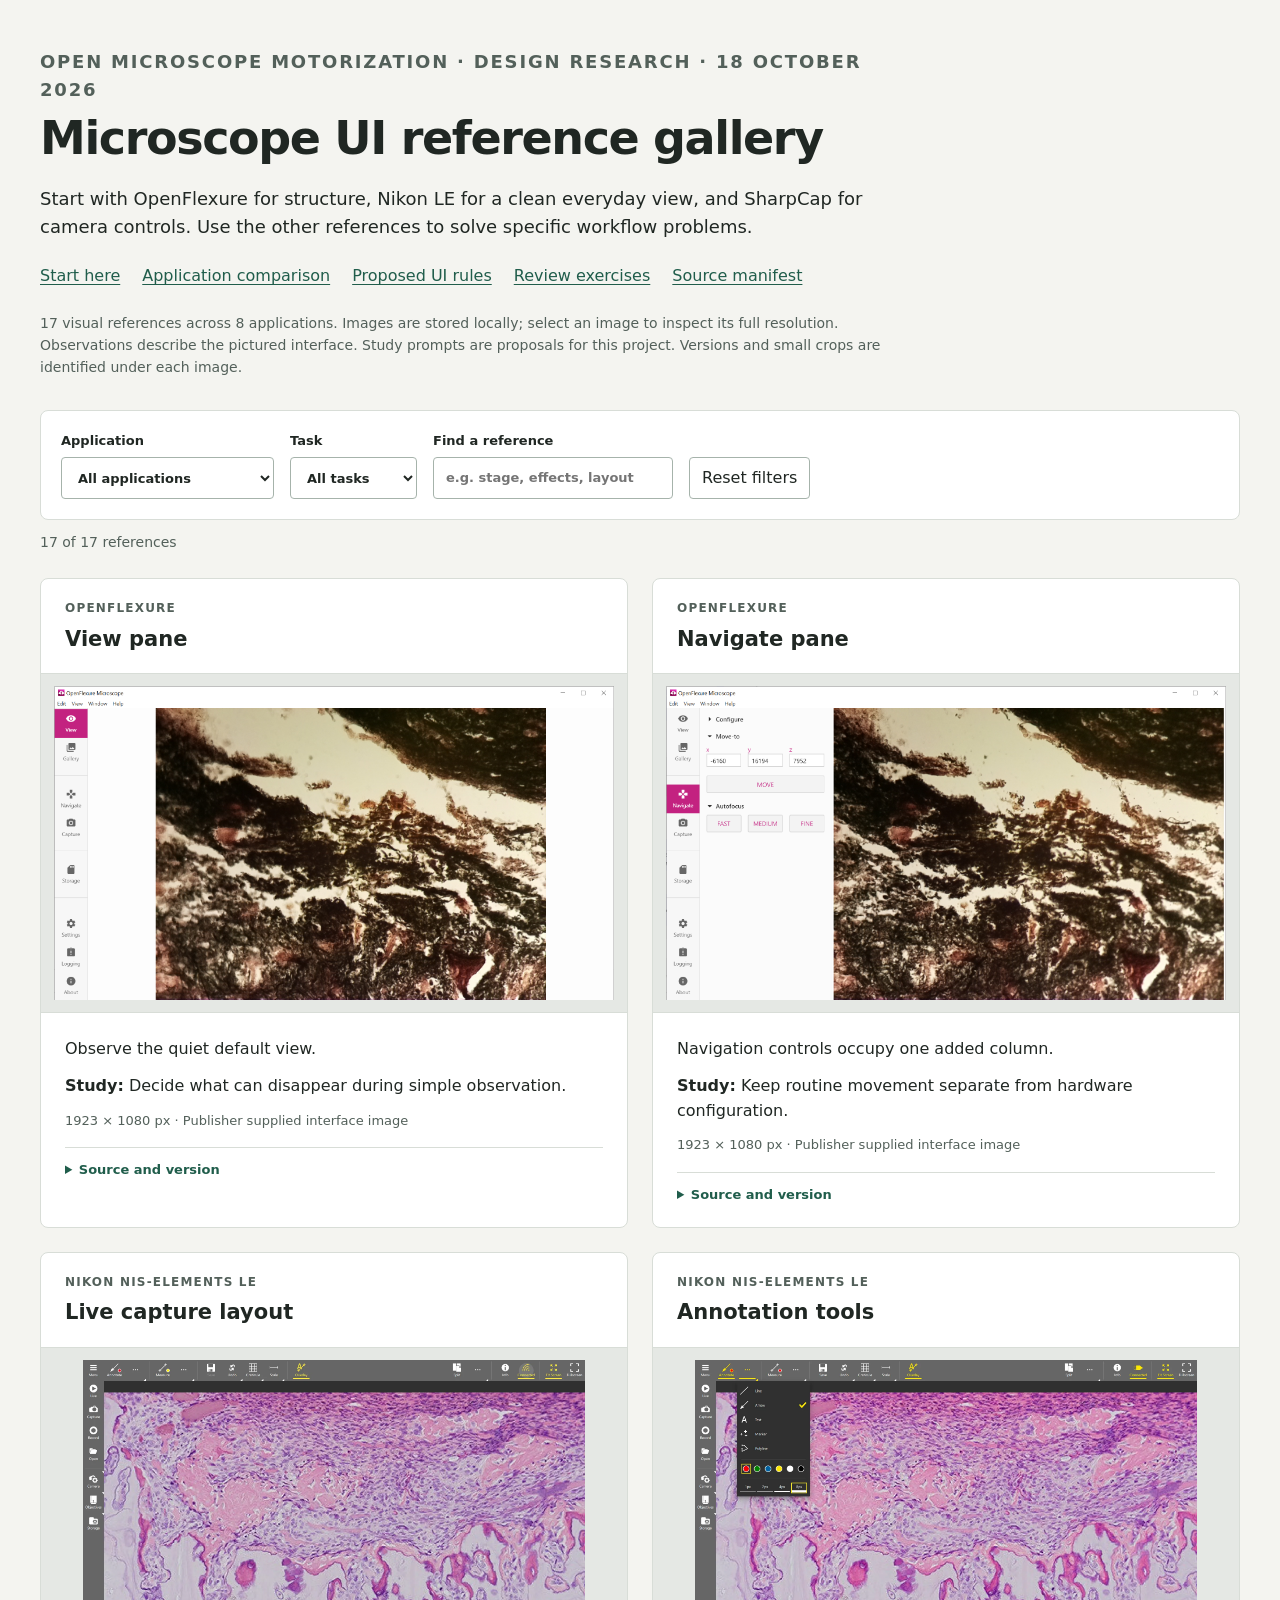
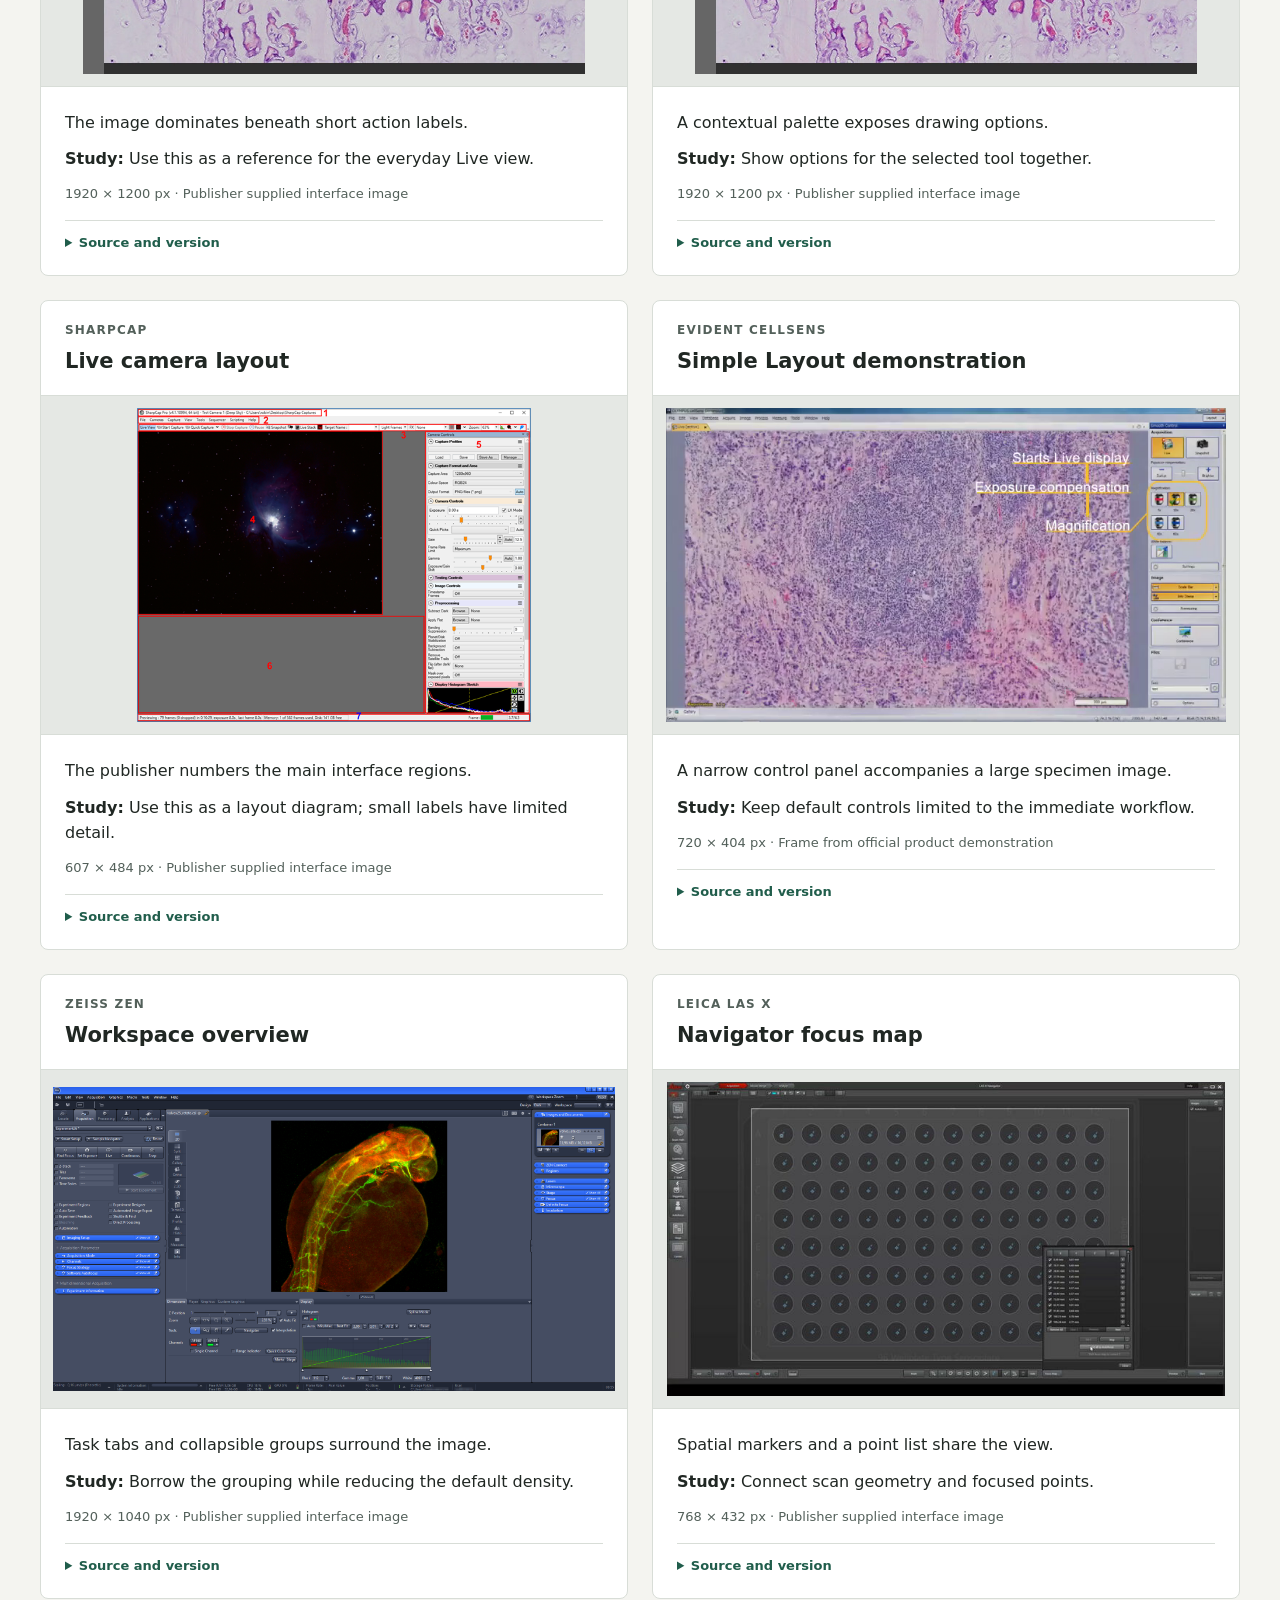
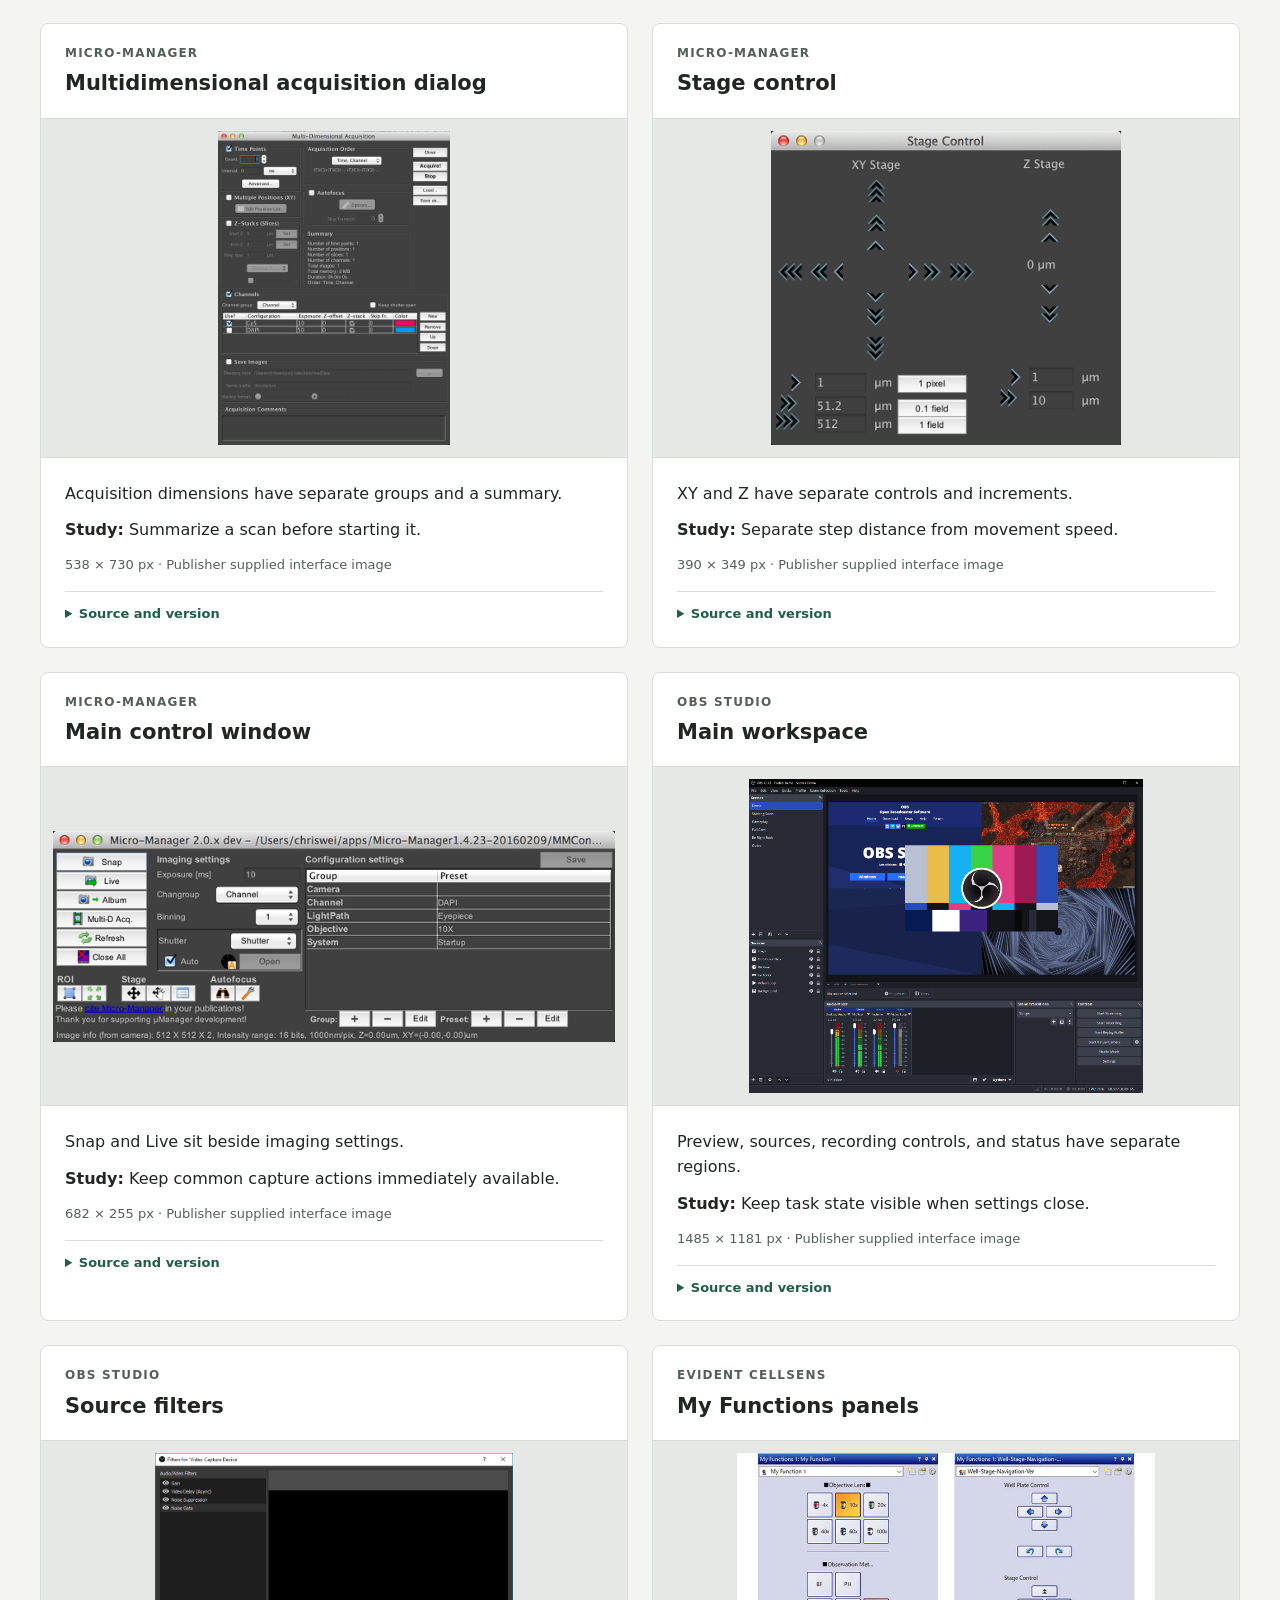
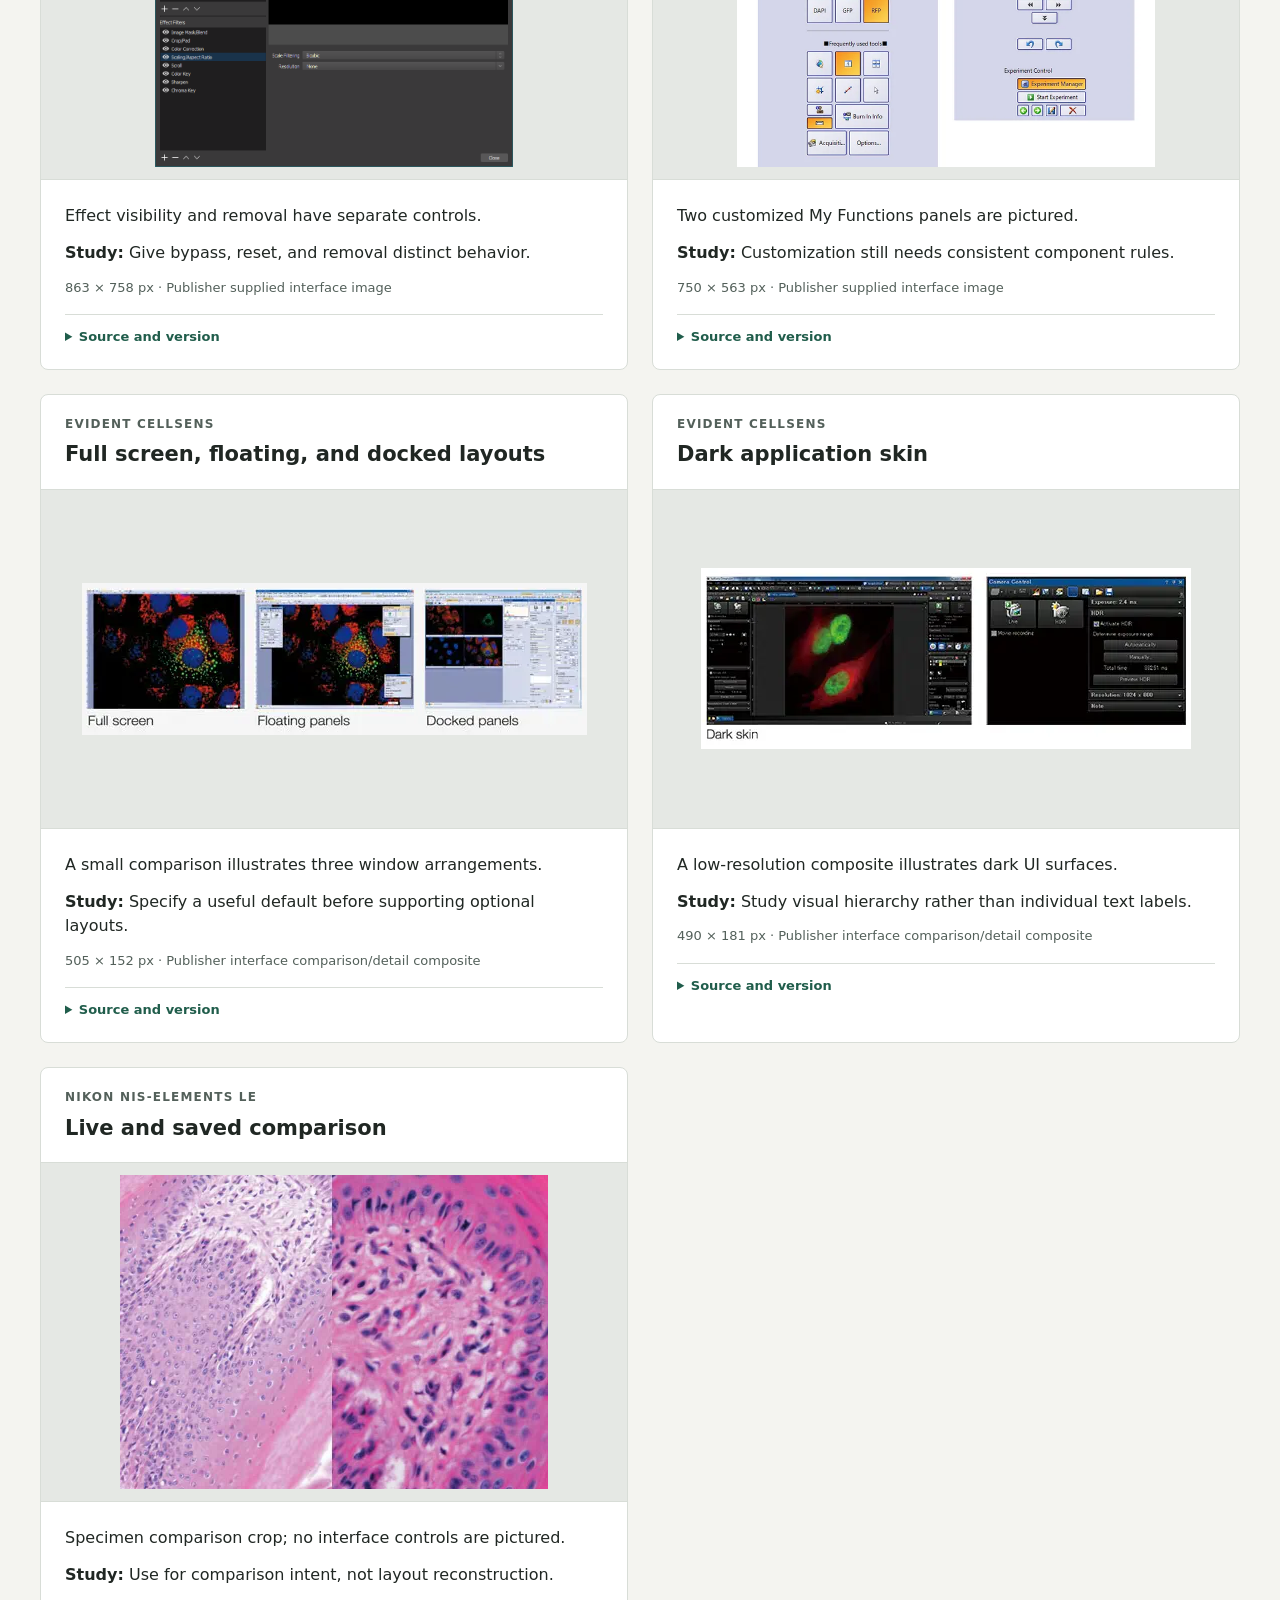
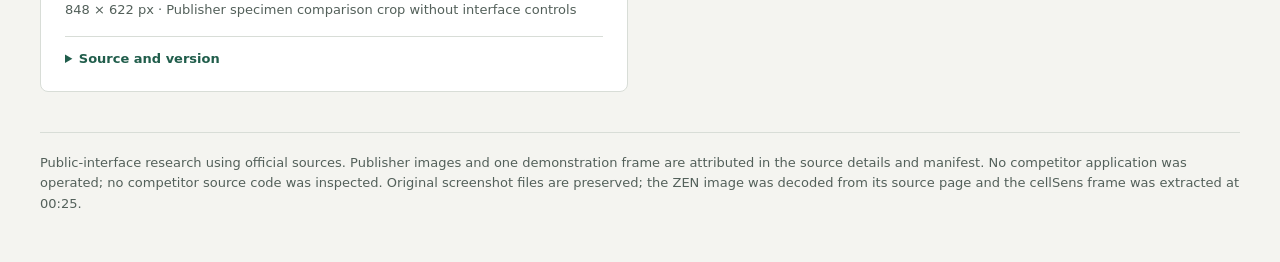
<file: hgc_features/hgc_ui/clean_room_UI_reverse_engeneering/gallery.html>
<!doctype html>
<html lang="en"><head><meta charset="utf-8"><meta name="viewport" content="width=device-width,initial-scale=1">
<title>Microscope UI reference gallery</title>
<style>
:root{color-scheme:light;--bg:#f4f4f0;--ink:#202723;--muted:#53605a;--line:#d8ddd7;--accent:#205d4b}
*{box-sizing:border-box}body{margin:0;background:var(--bg);color:var(--ink);font:16px/1.55 system-ui,sans-serif}a{color:var(--accent);text-underline-offset:3px}a:hover{color:#113b2f}:focus-visible{outline:3px solid #21785f;outline-offset:4px}main{max-width:1480px;margin:auto;padding:48px 40px}.intro{max-width:880px}.eyebrow{text-transform:uppercase;letter-spacing:.1em;font-size:12px;font-weight:650;color:var(--muted);margin:0 0 8px}h1{font-size:clamp(30px,4vw,46px);line-height:1.15;letter-spacing:-.03em;margin:8px 0 20px}h2{font-size:21px;line-height:1.3;margin:0}p{margin:12px 0}.intro>p{font-size:18px}.links{display:flex;gap:10px 22px;flex-wrap:wrap;margin:24px 0}.scope{font-size:14px!important;color:var(--muted)}.controls{display:flex;align-items:end;gap:16px;flex-wrap:wrap;background:white;border:1px solid var(--line);border-radius:8px;padding:20px;margin:32px 0 8px}label{font-size:13px;font-weight:650;display:grid;gap:6px}input,select,button{font:inherit;color:var(--ink);background:white;border:1px solid #a6b3ab;border-radius:4px;min-height:42px;padding:8px 12px}input{min-width:240px}button{cursor:pointer}button:hover{background:#e7eee9}.count{font-size:14px;color:var(--muted);margin:12px 0 24px}.grid{display:grid;grid-template-columns:repeat(2,minmax(0,1fr));gap:24px}article{background:white;border:1px solid var(--line);border-radius:8px;overflow:hidden;min-width:0;scroll-margin-top:24px}article header{padding:20px 24px}.image-link{display:flex;align-items:center;justify-content:center;background:#e5e8e4;height:340px;border-top:1px solid var(--line);border-bottom:1px solid var(--line);padding:12px}.image-link img{display:block;width:auto;height:auto;max-width:100%;max-height:100%;object-fit:contain}.card-body{padding:12px 24px 22px}.meta,details{font-size:13px;color:var(--muted)}details{border-top:1px solid var(--line);padding-top:12px;margin-top:16px}summary{cursor:pointer;color:var(--accent);font-weight:650}details p{overflow-wrap:anywhere}.empty{padding:30px;background:white}footer{margin-top:40px;padding-top:20px;border-top:1px solid var(--line);font-size:13px;color:var(--muted)}[hidden]{display:none!important}@media(max-width:850px){main{padding:28px 20px}.grid{grid-template-columns:1fr}.image-link{height:320px}.controls{gap:12px}input{min-width:0;width:100%}label{flex:1;min-width:180px}}@media print{.controls,.count{display:none}.grid{display:block}article{break-inside:avoid;margin:20px 0}.image-link{height:300px}details{display:block}}
</style></head><body><main>
<section class="intro"><p class="eyebrow">Open Microscope Motorization · Design research · 18 October 2026</p><h1>Microscope UI reference gallery</h1>
<p>Start with OpenFlexure for structure, Nikon LE for a clean everyday view, and SharpCap for camera controls. Use the other references to solve specific workflow problems.</p>
<nav class="links" aria-label="Research documents"><a href="README.md">Start here</a><a href="01_reference_apps.md">Application comparison</a><a href="02_ui_rules.md">Proposed UI rules</a><a href="03_review_exercises.md">Review exercises</a><a href="sources.json">Source manifest</a></nav>
<p class="scope">17 visual references across 8 applications. Images are stored locally; select an image to inspect its full resolution. Observations describe the pictured interface. Study prompts are proposals for this project. Versions and small crops are identified under each image.</p></section>
<form class="controls" id="filters" role="search"><label>Application<select id="app"><option value="">All applications</option><option>OpenFlexure</option><option>SharpCap</option><option>Micro-Manager</option><option>ZEISS ZEN</option><option>Evident cellSens</option><option>Nikon NIS-Elements LE</option><option>Leica LAS X</option><option>OBS Studio</option></select></label><label>Task<select id="task"><option value="">All tasks</option><option>annotation</option><option>camera</option><option>capture</option><option>layout</option><option>live</option><option>navigation</option><option>processing</option><option>scan</option></select></label><label>Find a reference<input id="query" type="search" placeholder="e.g. stage, effects, layout"></label><button type="reset">Reset filters</button></form>
<p class="count" id="count" role="status" aria-live="polite">17 references</p><noscript><p>All images and source links are available below. Filtering requires JavaScript.</p></noscript>
<div class="grid" id="gallery"><article id="01_openflexure_view" data-app="OpenFlexure" data-tags="live layout">
 <header><p class="eyebrow">OpenFlexure</p><h2>View pane</h2></header>
 <a class="image-link" href="screenshots/01_openflexure_view.png" target="_blank" rel="noreferrer" aria-label="Open full image: OpenFlexure View pane"><img src="screenshots/01_openflexure_view.png" width="1923" height="1080" alt="OpenFlexure — View pane. Observe the quiet default view." loading="lazy"></a>
 <div class="card-body"><p>Observe the quiet default view.</p><p><strong>Study:</strong> Decide what can disappear during simple observation.</p>
 <p class="meta">1923 × 1080 px · Publisher supplied interface image</p>
 <details><summary>Source and version</summary><p>Documentation revision ac454237</p><p></p><p>Retrieved 18 October 2026.</p><p><a href="https://openflexure-microscope-software.readthedocs.io/en/latest/webapp/index.html" target="_blank" rel="noreferrer">Official source page</a> · <a href="https://openflexure-microscope-software.readthedocs.io/en/latest/_images/pane_view.png" target="_blank" rel="noreferrer">Original media</a> · <a href="screenshots/01_openflexure_view.png" download>Local image</a></p></details>
 </div></article><article id="02_openflexure_navigate" data-app="OpenFlexure" data-tags="live navigation layout">
 <header><p class="eyebrow">OpenFlexure</p><h2>Navigate pane</h2></header>
 <a class="image-link" href="screenshots/02_openflexure_navigate.png" target="_blank" rel="noreferrer" aria-label="Open full image: OpenFlexure Navigate pane"><img src="screenshots/02_openflexure_navigate.png" width="1923" height="1080" alt="OpenFlexure — Navigate pane. Navigation controls occupy one added column." loading="lazy"></a>
 <div class="card-body"><p>Navigation controls occupy one added column.</p><p><strong>Study:</strong> Keep routine movement separate from hardware configuration.</p>
 <p class="meta">1923 × 1080 px · Publisher supplied interface image</p>
 <details><summary>Source and version</summary><p>Documentation revision ac454237</p><p></p><p>Retrieved 18 October 2026.</p><p><a href="https://openflexure-microscope-software.readthedocs.io/en/latest/webapp/pane_navigate.html" target="_blank" rel="noreferrer">Official source page</a> · <a href="https://openflexure-microscope-software.readthedocs.io/en/latest/_images/pane_navigate.png" target="_blank" rel="noreferrer">Original media</a> · <a href="screenshots/02_openflexure_navigate.png" download>Local image</a></p></details>
 </div></article><article id="11_nikon_live" data-app="Nikon NIS-Elements LE" data-tags="live capture annotation layout">
 <header><p class="eyebrow">Nikon NIS-Elements LE</p><h2>Live capture layout</h2></header>
 <a class="image-link" href="screenshots/11_nikon_live.webp" target="_blank" rel="noreferrer" aria-label="Open full image: Nikon NIS-Elements LE Live capture layout"><img src="screenshots/11_nikon_live.webp" width="1920" height="1200" alt="Nikon NIS-Elements LE — Live capture layout. The image dominates beneath short action labels." loading="lazy"></a>
 <div class="card-body"><p>The image dominates beneath short action labels.</p><p><strong>Study:</strong> Use this as a reference for the everyday Live view.</p>
 <p class="meta">1920 × 1200 px · Publisher supplied interface image</p>
 <details><summary>Source and version</summary><p>Version not stated on source</p><p>Published on NIS-Elements LE page. Some reused assets have NIS-L filenames; exact pictured build unconfirmed.</p><p>Retrieved 18 October 2026.</p><p><a href="https://www.microscope.healthcare.nikon.com/products/cameras/nis-elements-le" target="_blank" rel="noreferrer">Official source page</a> · <a href="https://downloads.microscope.healthcare.nikon.com/ms100th/imager/keyfeatures/NIS-LE/402035/en_nw_connected_dc1d140583e7386ab10b439470e15fdb.webp" target="_blank" rel="noreferrer">Original media</a> · <a href="screenshots/11_nikon_live.webp" download>Local image</a></p></details>
 </div></article><article id="12_nikon_annotation" data-app="Nikon NIS-Elements LE" data-tags="annotation">
 <header><p class="eyebrow">Nikon NIS-Elements LE</p><h2>Annotation tools</h2></header>
 <a class="image-link" href="screenshots/12_nikon_annotation.webp" target="_blank" rel="noreferrer" aria-label="Open full image: Nikon NIS-Elements LE Annotation tools"><img src="screenshots/12_nikon_annotation.webp" width="1920" height="1200" alt="Nikon NIS-Elements LE — Annotation tools. A contextual palette exposes drawing options." loading="lazy"></a>
 <div class="card-body"><p>A contextual palette exposes drawing options.</p><p><strong>Study:</strong> Show options for the selected tool together.</p>
 <p class="meta">1920 × 1200 px · Publisher supplied interface image</p>
 <details><summary>Source and version</summary><p>Version not stated on source</p><p>Published on NIS-Elements LE page. Some reused assets have NIS-L filenames; exact pictured build unconfirmed.</p><p>Retrieved 18 October 2026.</p><p><a href="https://www.microscope.healthcare.nikon.com/products/cameras/nis-elements-le" target="_blank" rel="noreferrer">Official source page</a> · <a href="https://downloads.microscope.healthcare.nikon.com/ms100th/imager/keyfeatures/NIS-LE/402037/en_anno_before_updated_dc1d140583e7386ab10b439470e15fdb.webp" target="_blank" rel="noreferrer">Original media</a> · <a href="screenshots/12_nikon_annotation.webp" download>Local image</a></p></details>
 </div></article><article id="03_sharpcap_live" data-app="SharpCap" data-tags="live camera capture processing layout">
 <header><p class="eyebrow">SharpCap</p><h2>Live camera layout</h2></header>
 <a class="image-link" href="screenshots/03_sharpcap_live.png" target="_blank" rel="noreferrer" aria-label="Open full image: SharpCap Live camera layout"><img src="screenshots/03_sharpcap_live.png" width="607" height="484" alt="SharpCap — Live camera layout. The publisher numbers the main interface regions." loading="lazy"></a>
 <div class="card-body"><p>The publisher numbers the main interface regions.</p><p><strong>Study:</strong> Use this as a layout diagram; small labels have limited detail.</p>
 <p class="meta">607 × 484 px · Publisher supplied interface image</p>
 <details><summary>Source and version</summary><p>SharpCap 4.1 manual; screenshot title shows Pro 4.1.10994, 64 bit</p><p></p><p>Retrieved 18 October 2026.</p><p><a href="https://docs.sharpcap.co.uk/4.1/4_TheSharpCapUserInterface.htm" target="_blank" rel="noreferrer">Official source page</a> · <a href="https://docs.sharpcap.co.uk/4.1/SharpCapUserManual_files/image021.png" target="_blank" rel="noreferrer">Original media</a> · <a href="screenshots/03_sharpcap_live.png" download>Local image</a></p></details>
 </div></article><article id="17_cellsens_simple_layout" data-app="Evident cellSens" data-tags="live camera capture layout">
 <header><p class="eyebrow">Evident cellSens</p><h2>Simple Layout demonstration</h2></header>
 <a class="image-link" href="screenshots/17_cellsens_simple_layout.png" target="_blank" rel="noreferrer" aria-label="Open full image: Evident cellSens Simple Layout demonstration"><img src="screenshots/17_cellsens_simple_layout.png" width="720" height="404" alt="Evident cellSens — Simple Layout demonstration. A narrow control panel accompanies a large specimen image." loading="lazy"></a>
 <div class="card-body"><p>A narrow control panel accompanies a large specimen image.</p><p><strong>Study:</strong> Keep default controls limited to the immediate workflow.</p>
 <p class="meta">720 × 404 px · Frame from official product demonstration</p>
 <details><summary>Source and version</summary><p>Legacy Olympus-branded demonstration; exact application build unconfirmed</p><p>Frame extracted at 00:25.000 using FFmpeg. Publisher explanatory labels retained. Source video is 720 × 404, duration 49.551 seconds.</p><p>Retrieved 18 October 2026.</p><p><a href="https://evidentscientific.com/en/products/software/cellsens" target="_blank" rel="noreferrer">Official source page</a> · <a href="https://adobeassets.evidentscientific.com/content/dam/video/video/library/cellSens_SimpleLayout_e(2)_404.mp4" target="_blank" rel="noreferrer">Original media</a> · <a href="screenshots/17_cellsens_simple_layout.png" download>Local image</a></p></details>
 </div></article><article id="07_zen_workspace" data-app="ZEISS ZEN" data-tags="live camera capture processing layout">
 <header><p class="eyebrow">ZEISS ZEN</p><h2>Workspace overview</h2></header>
 <a class="image-link" href="screenshots/07_zen_workspace.png" target="_blank" rel="noreferrer" aria-label="Open full image: ZEISS ZEN Workspace overview"><img src="screenshots/07_zen_workspace.png" width="1920" height="1040" alt="ZEISS ZEN — Workspace overview. Task tabs and collapsible groups surround the image." loading="lazy"></a>
 <div class="card-body"><p>Task tabs and collapsible groups surround the image.</p><p><strong>Study:</strong> Borrow the grouping while reducing the default density.</p>
 <p class="meta">1920 × 1040 px · Publisher supplied interface image</p>
 <details><summary>Source and version</summary><p>ZEN knowledge base; screenshot build unconfirmed</p><p>Original embedded PNG extracted from the User interface figure; surrounding SVG callout numbers are not part of this PNG.</p><p>Retrieved 18 October 2026.</p><p><a href="https://knowledge.zeiss.com/rms/en/zen/getting-started-first-steps/user-interface" target="_blank" rel="noreferrer">Official source page</a> · PNG embedded in source page · <a href="screenshots/07_zen_workspace.png" download>Local image</a></p></details>
 </div></article><article id="14_leica_focus_map" data-app="Leica LAS X" data-tags="scan navigation">
 <header><p class="eyebrow">Leica LAS X</p><h2>Navigator focus map</h2></header>
 <a class="image-link" href="screenshots/14_leica_focus_map.jpg" target="_blank" rel="noreferrer" aria-label="Open full image: Leica LAS X Navigator focus map"><img src="screenshots/14_leica_focus_map.jpg" width="768" height="432" alt="Leica LAS X — Navigator focus map. Spatial markers and a point list share the view." loading="lazy"></a>
 <div class="card-body"><p>Spatial markers and a point list share the view.</p><p><strong>Study:</strong> Connect scan geometry and focused points.</p>
 <p class="meta">768 × 432 px · Publisher supplied interface image</p>
 <details><summary>Source and version</summary><p>Version not stated on source</p><p></p><p>Retrieved 18 October 2026.</p><p><a href="https://www.leica-microsystems.com/products/microscope-software/p/leica-las-x-ls/" target="_blank" rel="noreferrer">Official source page</a> · <a href="https://www.leica-microsystems.com/fileadmin/_processed_/a/9/csm_Focus_map_LAS_X_Navigator__53a5891707.jpg" target="_blank" rel="noreferrer">Original media</a> · <a href="screenshots/14_leica_focus_map.jpg" download>Local image</a></p></details>
 </div></article><article id="05_micromanager_acquisition" data-app="Micro-Manager" data-tags="capture scan">
 <header><p class="eyebrow">Micro-Manager</p><h2>Multidimensional acquisition dialog</h2></header>
 <a class="image-link" href="screenshots/05_micromanager_acquisition.png" target="_blank" rel="noreferrer" aria-label="Open full image: Micro-Manager Multidimensional acquisition dialog"><img src="screenshots/05_micromanager_acquisition.png" width="538" height="730" alt="Micro-Manager — Multidimensional acquisition dialog. Acquisition dimensions have separate groups and a summary." loading="lazy"></a>
 <div class="card-body"><p>Acquisition dimensions have separate groups and a summary.</p><p><strong>Study:</strong> Summarize a scan before starting it.</p>
 <p class="meta">538 × 730 px · Publisher supplied interface image</p>
 <details><summary>Source and version</summary><p>2.0 guide; main screenshot title shows 2.0.x dev and a 20160209 path; demo configuration</p><p></p><p>Retrieved 18 October 2026.</p><p><a href="https://micro-manager.org/Version_2.0_Users_Guide" target="_blank" rel="noreferrer">Official source page</a> · <a href="https://micro-manager.org/media/UsersGuide_mdaDialog.png" target="_blank" rel="noreferrer">Original media</a> · <a href="screenshots/05_micromanager_acquisition.png" download>Local image</a></p></details>
 </div></article><article id="06_micromanager_stage" data-app="Micro-Manager" data-tags="navigation">
 <header><p class="eyebrow">Micro-Manager</p><h2>Stage control</h2></header>
 <a class="image-link" href="screenshots/06_micromanager_stage.png" target="_blank" rel="noreferrer" aria-label="Open full image: Micro-Manager Stage control"><img src="screenshots/06_micromanager_stage.png" width="390" height="349" alt="Micro-Manager — Stage control. XY and Z have separate controls and increments." loading="lazy"></a>
 <div class="card-body"><p>XY and Z have separate controls and increments.</p><p><strong>Study:</strong> Separate step distance from movement speed.</p>
 <p class="meta">390 × 349 px · Publisher supplied interface image</p>
 <details><summary>Source and version</summary><p>2.0 guide; main screenshot title shows 2.0.x dev and a 20160209 path; demo configuration</p><p></p><p>Retrieved 18 October 2026.</p><p><a href="https://micro-manager.org/Version_2.0_Users_Guide" target="_blank" rel="noreferrer">Official source page</a> · <a href="https://micro-manager.org/media/UsersGuide_stageControl.png" target="_blank" rel="noreferrer">Original media</a> · <a href="screenshots/06_micromanager_stage.png" download>Local image</a></p></details>
 </div></article><article id="04_micromanager_main" data-app="Micro-Manager" data-tags="live camera capture">
 <header><p class="eyebrow">Micro-Manager</p><h2>Main control window</h2></header>
 <a class="image-link" href="screenshots/04_micromanager_main.png" target="_blank" rel="noreferrer" aria-label="Open full image: Micro-Manager Main control window"><img src="screenshots/04_micromanager_main.png" width="682" height="255" alt="Micro-Manager — Main control window. Snap and Live sit beside imaging settings." loading="lazy"></a>
 <div class="card-body"><p>Snap and Live sit beside imaging settings.</p><p><strong>Study:</strong> Keep common capture actions immediately available.</p>
 <p class="meta">682 × 255 px · Publisher supplied interface image</p>
 <details><summary>Source and version</summary><p>2.0 guide; main screenshot title shows 2.0.x dev and a 20160209 path; demo configuration</p><p></p><p>Retrieved 18 October 2026.</p><p><a href="https://micro-manager.org/Version_2.0_Users_Guide" target="_blank" rel="noreferrer">Official source page</a> · <a href="https://micro-manager.org/media/UsersGuide_mainWindow.png" target="_blank" rel="noreferrer">Original media</a> · <a href="screenshots/04_micromanager_main.png" download>Local image</a></p></details>
 </div></article><article id="15_obs_workspace" data-app="OBS Studio" data-tags="live capture processing layout">
 <header><p class="eyebrow">OBS Studio</p><h2>Main workspace</h2></header>
 <a class="image-link" href="screenshots/15_obs_workspace.png" target="_blank" rel="noreferrer" aria-label="Open full image: OBS Studio Main workspace"><img src="screenshots/15_obs_workspace.png" width="1485" height="1181" alt="OBS Studio — Main workspace. Preview, sources, recording controls, and status have separate regions." loading="lazy"></a>
 <div class="card-body"><p>Preview, sources, recording controls, and status have separate regions.</p><p><strong>Study:</strong> Keep task state visible when settings close.</p>
 <p class="meta">1485 × 1181 px · Publisher supplied interface image</p>
 <details><summary>Source and version</summary><p>OBS 32.1.1 visible in screenshot title bar</p><p></p><p>Retrieved 18 October 2026.</p><p><a href="https://obsproject.com/" target="_blank" rel="noreferrer">Official source page</a> · <a href="https://obsproject.com/assets/images/features-new/hero_32_1_1.png" target="_blank" rel="noreferrer">Original media</a> · <a href="screenshots/15_obs_workspace.png" download>Local image</a></p></details>
 </div></article><article id="16_obs_filters" data-app="OBS Studio" data-tags="processing">
 <header><p class="eyebrow">OBS Studio</p><h2>Source filters</h2></header>
 <a class="image-link" href="screenshots/16_obs_filters.png" target="_blank" rel="noreferrer" aria-label="Open full image: OBS Studio Source filters"><img src="screenshots/16_obs_filters.png" width="863" height="758" alt="OBS Studio — Source filters. Effect visibility and removal have separate controls." loading="lazy"></a>
 <div class="card-body"><p>Effect visibility and removal have separate controls.</p><p><strong>Study:</strong> Give bypass, reset, and removal distinct behavior.</p>
 <p class="meta">863 × 758 px · Publisher supplied interface image</p>
 <details><summary>Source and version</summary><p>Legacy screenshot in OBS overview guide dated 2021-08-25</p><p>Image hosted on Imgur and linked by the official OBS guide.</p><p>Retrieved 18 October 2026.</p><p><a href="https://obsproject.com/kb/obs-studio-overview" target="_blank" rel="noreferrer">Official source page</a> · <a href="https://i.imgur.com/T49neou.png" target="_blank" rel="noreferrer">Original media</a> · <a href="screenshots/16_obs_filters.png" download>Local image</a></p></details>
 </div></article><article id="08_cellsens_my_functions" data-app="Evident cellSens" data-tags="navigation layout">
 <header><p class="eyebrow">Evident cellSens</p><h2>My Functions panels</h2></header>
 <a class="image-link" href="screenshots/08_cellsens_my_functions.png" target="_blank" rel="noreferrer" aria-label="Open full image: Evident cellSens My Functions panels"><img src="screenshots/08_cellsens_my_functions.png" width="750" height="563" alt="Evident cellSens — My Functions panels. Two customized My Functions panels are pictured." loading="lazy"></a>
 <div class="card-body"><p>Two customized My Functions panels are pictured.</p><p><strong>Study:</strong> Customization still needs consistent component rules.</p>
 <p class="meta">750 × 563 px · Publisher supplied interface image</p>
 <details><summary>Source and version</summary><p>Version not stated on source</p><p>Official product-page image, requested at 2000px; actual dimensions recorded below.</p><p>Retrieved 18 October 2026.</p><p><a href="https://evidentscientific.com/en/products/software/cellsens" target="_blank" rel="noreferrer">Official source page</a> · <a href="https://evidentscientific.com/en/products/software/media_1964270f9a73d65a44b14adf5f4ace4a200cce140.png?width=2000&amp;format=png&amp;optimize=medium" target="_blank" rel="noreferrer">Original media</a> · <a href="screenshots/08_cellsens_my_functions.png" download>Local image</a></p></details>
 </div></article><article id="09_cellsens_layout_options" data-app="Evident cellSens" data-tags="layout">
 <header><p class="eyebrow">Evident cellSens</p><h2>Full screen, floating, and docked layouts</h2></header>
 <a class="image-link" href="screenshots/09_cellsens_layout_options.png" target="_blank" rel="noreferrer" aria-label="Open full image: Evident cellSens Full screen, floating, and docked layouts"><img src="screenshots/09_cellsens_layout_options.png" width="505" height="152" alt="Evident cellSens — Full screen, floating, and docked layouts. A small comparison illustrates three window arrangements." loading="lazy"></a>
 <div class="card-body"><p>A small comparison illustrates three window arrangements.</p><p><strong>Study:</strong> Specify a useful default before supporting optional layouts.</p>
 <p class="meta">505 × 152 px · Publisher interface comparison/detail composite</p>
 <details><summary>Source and version</summary><p>Version not stated on source</p><p>Official product-page image, requested at 2000px; actual dimensions recorded below.</p><p>Retrieved 18 October 2026.</p><p><a href="https://evidentscientific.com/en/products/software/cellsens" target="_blank" rel="noreferrer">Official source page</a> · <a href="https://evidentscientific.com/en/products/software/media_1437f8cac6ba6921b7946f4f8a0f6b1c731881006.png?width=2000&amp;format=png&amp;optimize=medium" target="_blank" rel="noreferrer">Original media</a> · <a href="screenshots/09_cellsens_layout_options.png" download>Local image</a></p></details>
 </div></article><article id="10_cellsens_dark" data-app="Evident cellSens" data-tags="camera layout">
 <header><p class="eyebrow">Evident cellSens</p><h2>Dark application skin</h2></header>
 <a class="image-link" href="screenshots/10_cellsens_dark.png" target="_blank" rel="noreferrer" aria-label="Open full image: Evident cellSens Dark application skin"><img src="screenshots/10_cellsens_dark.png" width="490" height="181" alt="Evident cellSens — Dark application skin. A low-resolution composite illustrates dark UI surfaces." loading="lazy"></a>
 <div class="card-body"><p>A low-resolution composite illustrates dark UI surfaces.</p><p><strong>Study:</strong> Study visual hierarchy rather than individual text labels.</p>
 <p class="meta">490 × 181 px · Publisher interface comparison/detail composite</p>
 <details><summary>Source and version</summary><p>Version not stated on source</p><p>Official product-page image, requested at 2000px; actual dimensions recorded below.</p><p>Retrieved 18 October 2026.</p><p><a href="https://evidentscientific.com/en/products/software/cellsens" target="_blank" rel="noreferrer">Official source page</a> · <a href="https://evidentscientific.com/en/products/software/media_1e35472959a7aee38bec31705c6614c5485b663ac.png?width=2000&amp;format=png&amp;optimize=medium" target="_blank" rel="noreferrer">Original media</a> · <a href="screenshots/10_cellsens_dark.png" download>Local image</a></p></details>
 </div></article><article id="13_nikon_compare" data-app="Nikon NIS-Elements LE" data-tags="live annotation">
 <header><p class="eyebrow">Nikon NIS-Elements LE</p><h2>Live and saved comparison</h2></header>
 <a class="image-link" href="screenshots/13_nikon_compare.jpg" target="_blank" rel="noreferrer" aria-label="Open full image: Nikon NIS-Elements LE Live and saved comparison"><img src="screenshots/13_nikon_compare.jpg" width="848" height="622" alt="Nikon NIS-Elements LE — Live and saved comparison. Specimen comparison crop; no interface controls are pictured." loading="lazy"></a>
 <div class="card-body"><p>Specimen comparison crop; no interface controls are pictured.</p><p><strong>Study:</strong> Use for comparison intent, not layout reconstruction.</p>
 <p class="meta">848 × 622 px · Publisher specimen comparison crop without interface controls</p>
 <details><summary>Source and version</summary><p>Version not stated on source</p><p>Published on NIS-Elements LE page. Some reused assets have NIS-L filenames; exact pictured build unconfirmed.</p><p>Retrieved 18 October 2026.</p><p><a href="https://www.microscope.healthcare.nikon.com/products/cameras/nis-elements-le" target="_blank" rel="noreferrer">Official source page</a> · <a href="https://downloads.microscope.healthcare.nikon.com/ms100th/imager/keyfeatures/NIS-L/5981/NIS-L-Additional-Splitscreen_20c1ad2fb3e82075627c86561425a107.jpg" target="_blank" rel="noreferrer">Original media</a> · <a href="screenshots/13_nikon_compare.jpg" download>Local image</a></p></details>
 </div></article></div><p id="empty" class="empty" hidden>No matching references. Reset the filters or try a broader term.</p>
<footer>Public-interface research using official sources. Publisher images and one demonstration frame are attributed in the source details and manifest. No competitor application was operated; no competitor source code was inspected. Original screenshot files are preserved; the ZEN image was decoded from its source page and the cellSens frame was extracted at 00:25.</footer>
</main><script>
const form=document.querySelector('#filters');
const app=document.querySelector('#app'),task=document.querySelector('#task'),query=document.querySelector('#query');
const cards=Array.from(document.querySelectorAll('article'));
function filter(){let visible=0;const q=query.value.trim().toLocaleLowerCase();for(const card of cards){const match=(!app.value||card.dataset.app===app.value)&&(!task.value||card.dataset.tags.split(' ').includes(task.value))&&(!q||card.textContent.toLocaleLowerCase().includes(q));card.hidden=!match;if(match)visible++;}document.querySelector('#count').textContent=visible+' of '+cards.length+' references';document.querySelector('#empty').hidden=visible!==0;}
form.addEventListener('input',filter);form.addEventListener('change',filter);form.addEventListener('submit',e=>e.preventDefault());form.addEventListener('reset',()=>setTimeout(filter,0));filter();
</script></body></html>
</file>
